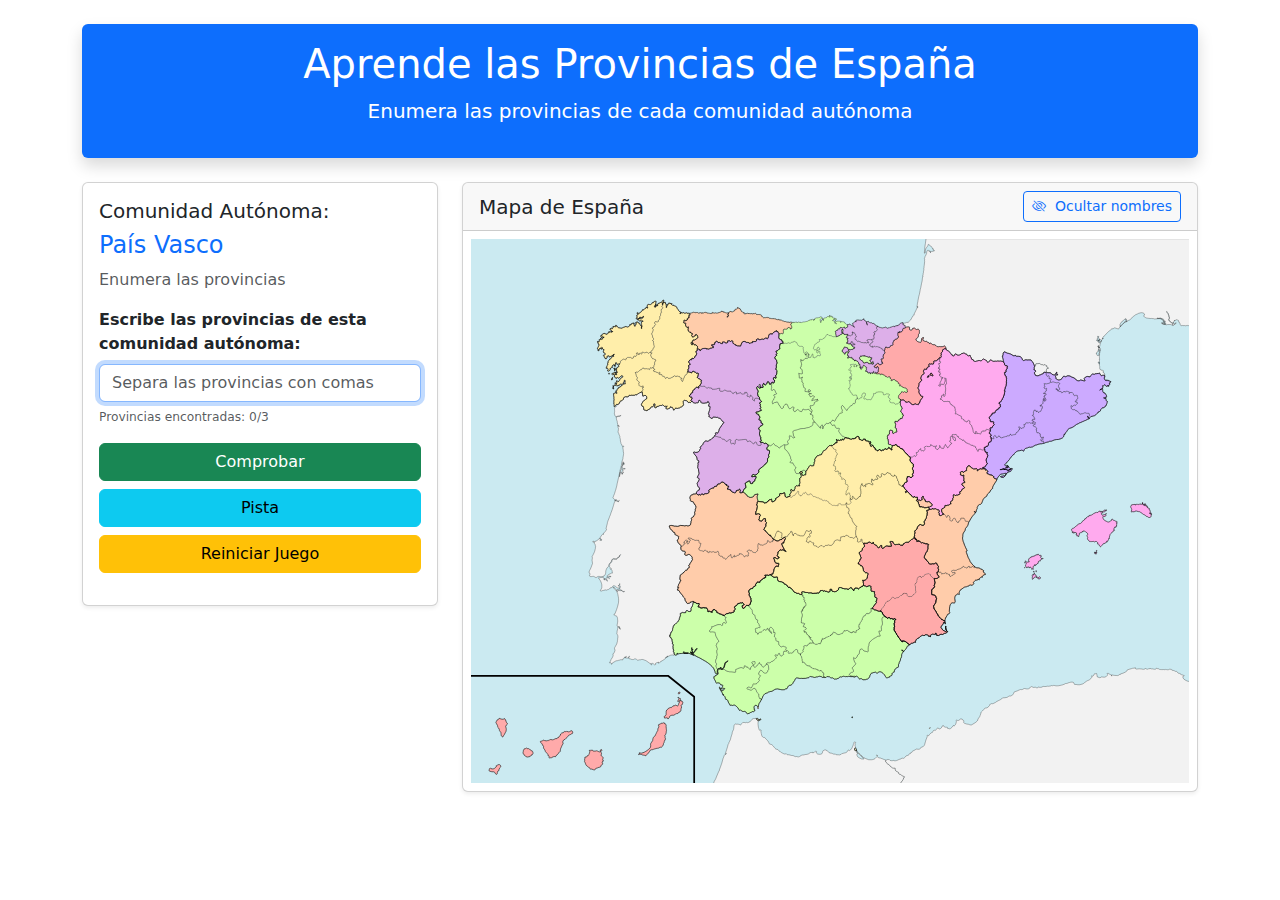
<file: Index.html>
<!DOCTYPE html>
<html lang="es">
<head>
    <meta charset="UTF-8">
    <meta name="viewport" content="width=device-width, initial-scale=1.0">
    <title>Provincias de España</title>
    <!-- Bootstrap CSS -->
    <link href="https://cdn.jsdelivr.net/npm/bootstrap@5.3.3/dist/css/bootstrap.min.css" rel="stylesheet" integrity="sha384-QWTKZyjpPEjISv5WaRU9OFeRpok6YctnYmDr5pNlyT2bRjXh0JMhjY6hW+ALEwIH" crossorigin="anonymous">
    <!-- Bootstrap Icons -->
    <link href="https://cdn.jsdelivr.net/npm/bootstrap-icons@1.11.0/font/bootstrap-icons.css" rel="stylesheet">
    <!-- Custom CSS -->
    <link rel="stylesheet" href="css/style.css">
</head>
<body>
    <div class="container mt-4">
        <header class="text-center p-3 mb-4 bg-primary text-white rounded shadow">
            <h1>Aprende las Provincias de España</h1>
            <p class="lead">Enumera las provincias de cada comunidad autónoma</p>
        </header>

        <main class="row">
            <!-- Columna del Juego -->
            <div class="col-lg-4 mb-4">
                <div class="card shadow-sm">
                    <div class="card-body">
                        <div class="mb-3">
                            <h5 class="card-title">Comunidad Autónoma:</h5>
                            <p id="comunidad-actual" class="h4 text-primary">Cargando...</p>
                            <p id="tipo-pregunta" class="text-muted">Enumera las provincias</p>
                        </div>
                        <form id="quiz-form">
                            <div class="mb-3">
                                <label for="respuesta-input" class="form-label"><strong id="pregunta-texto">Escribe las provincias de esta comunidad autónoma:</strong></label>
                                <input type="text" class="form-control" id="respuesta-input" autocomplete="off" placeholder="Separa las provincias con comas">
                                <div class="form-text">
                                    <small id="progreso-texto">Provincias encontradas: <span id="provincias-encontradas">0</span>/<span id="total-provincias">0</span></small>
                                </div>
                            </div>
                            <div class="d-grid gap-2">
                                <button type="submit" class="btn btn-success">Comprobar</button>
                                <button type="button" id="pista-btn" class="btn btn-info">Pista</button>
                                <button type="button" id="reset-btn" class="btn btn-warning">Reiniciar Juego</button>
                            </div>
                        </form>
                        <div id="feedback" class="mt-3"></div>
                    </div>
                </div>
            </div>

            <!-- Columna del Mapa -->
            <div class="col-lg-8">
                <div class="card shadow-sm">
                    <div class="card-header d-flex justify-content-between align-items-center">
                        <h5 class="mb-0">Mapa de España</h5>
                        <button id="toggle-nombres" class="btn btn-outline-primary btn-sm">
                            <i class="bi bi-eye-slash me-1"></i>
                            <span id="toggle-text">Ocultar nombres</span>
                        </button>
                    </div>
                    <div id="mapa-container" class="card-body p-2 text-center">
                        <!-- El SVG se cargará aquí con JavaScript -->
                        <div id="spinner-mapa" class="spinner-border text-primary" role="status">
                            <span class="visually-hidden">Cargando mapa...</span>
                        </div>
                    </div>
                </div>
            </div>
        </main>
    </div>

    <!-- Modal de Resultados -->
    <div class="modal fade" id="resultadoModal" tabindex="-1" aria-labelledby="resultadoModalLabel" aria-hidden="true">
        <div class="modal-dialog modal-dialog-centered">
            <div class="modal-content">
                <div class="modal-header">
                    <h5 class="modal-title" id="resultadoModalLabel">¡Juego Terminado!</h5>
                    <button type="button" class="btn-close" data-bs-dismiss="modal" aria-label="Close"></button>
                </div>
                <div class="modal-body text-center">
                    <p class="h4">¡Enhorabuena! Has completado todas las provincias.</p>
                    <p class="h5 mt-3">Total de errores: <span id="total-errores" class="badge bg-danger"></span></p>
                </div>
                <div class="modal-footer">
                    <button type="button" class="btn btn-secondary" data-bs-dismiss="modal">Cerrar</button>
                    <button type="button" id="reiniciar-modal-btn" class="btn btn-primary">Jugar de nuevo</button>
                </div>
            </div>
        </div>
    </div>

    <!-- Bootstrap JS -->
    <script src="https://cdn.jsdelivr.net/npm/bootstrap@5.3.3/dist/js/bootstrap.bundle.min.js" integrity="sha384-YvpcrYf0tY3lHB60NNkmXc5s9fDVZLESaAA55NDzOxhy9GkcIdslK1eN7N6jIeHz" crossorigin="anonymous"></script>
    <!-- Datos y Lógica del Juego -->
    <script src="js/provincias.js"></script>
    <script src="js/script.js"></script>
</body>
</html>
</file>
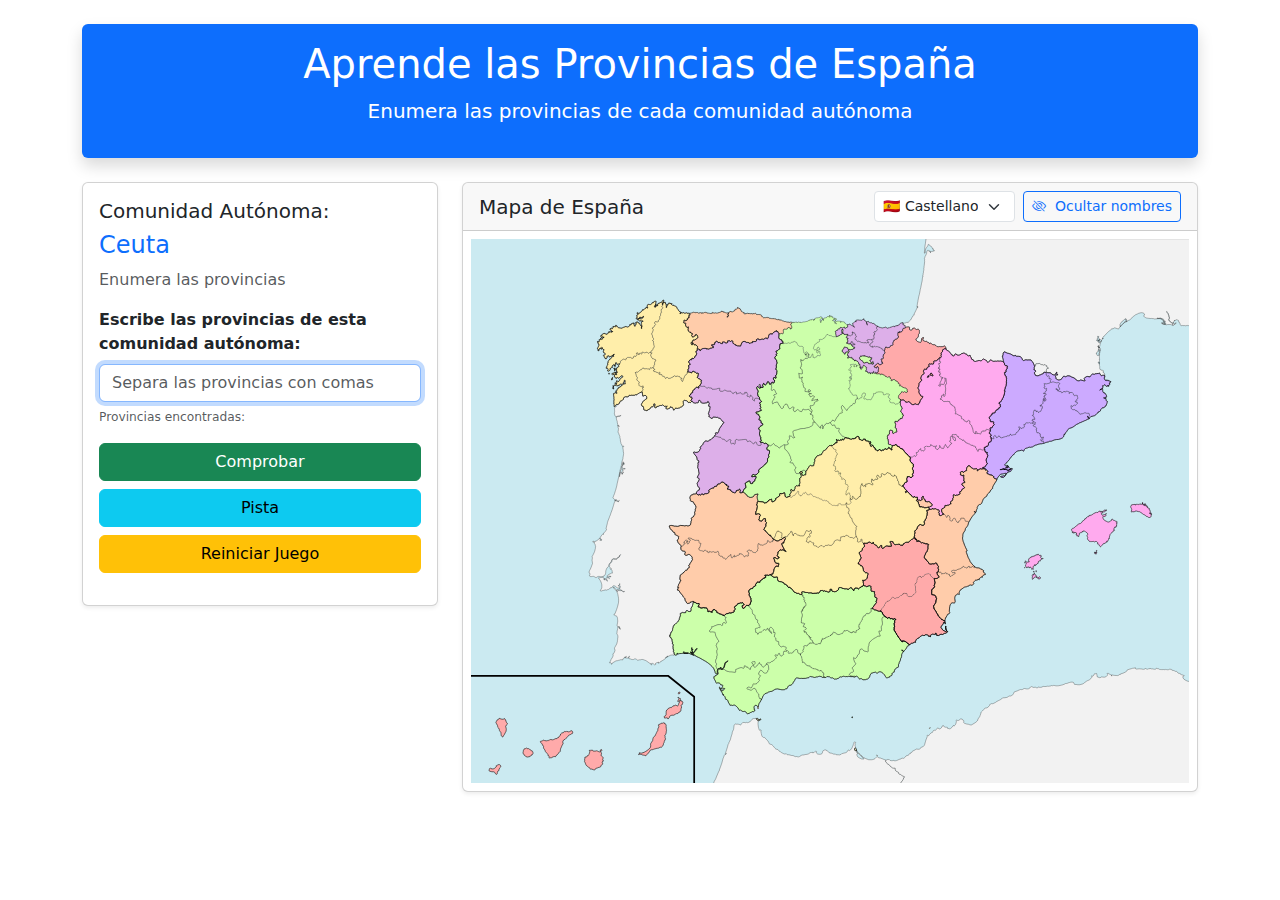
<file: index.html>
<!DOCTYPE html>
<html lang="es">
<head>
    <meta charset="UTF-8">
    <meta name="viewport" content="width=device-width, initial-scale=1.0">
    <title>Provincias de España</title>
    <!-- Bootstrap CSS -->
    <link href="https://cdn.jsdelivr.net/npm/bootstrap@5.3.3/dist/css/bootstrap.min.css" rel="stylesheet" integrity="sha384-QWTKZyjpPEjISv5WaRU9OFeRpok6YctnYmDr5pNlyT2bRjXh0JMhjY6hW+ALEwIH" crossorigin="anonymous">
    <!-- Bootstrap Icons -->
    <link href="https://cdn.jsdelivr.net/npm/bootstrap-icons@1.11.0/font/bootstrap-icons.css" rel="stylesheet">
    <!-- Custom CSS -->
    <link rel="stylesheet" href="css/style.css">
</head>
<body>
    <div class="container mt-4">
        <header class="text-center p-3 mb-4 bg-primary text-white rounded shadow">
            <h1 data-i18n="header.title">Aprende las Provincias de España</h1>
            <p class="lead" data-i18n="header.subtitle">Enumera las provincias de cada comunidad autónoma</p>
        </header>

        <main class="row">
            <!-- Columna del Juego -->
            <div class="col-lg-4 mb-4">
                <div class="card shadow-sm">
                    <div class="card-body">
                        <div class="mb-3">
                            <h5 class="card-title" data-i18n="game.communityLabel">Comunidad Autónoma:</h5>
                            <p id="comunidad-actual" class="h4 text-primary">Cargando...</p>
                            <p id="tipo-pregunta" class="text-muted" data-i18n="game.enumerateProvinces">Enumera las provincias</p>
                        </div>
                        <form id="quiz-form">
                            <div class="mb-3">
                                <label for="respuesta-input" class="form-label"><strong id="pregunta-texto" data-i18n="game.writeProvinces">Escribe las provincias de esta comunidad autónoma:</strong></label>
                                <input type="text" class="form-control" id="respuesta-input" autocomplete="off" data-i18n-placeholder="game.separateWithCommas" placeholder="Separa las provincias con comas">
                                <div class="form-text">
                                    <small id="progreso-texto" data-i18n="game.provincesFound">Provincias encontradas: <span id="provincias-encontradas">0</span>/<span id="total-provincias">0</span></small>
                                </div>
                            </div>
                            <div class="d-grid gap-2">
                                <button type="submit" class="btn btn-success" data-i18n="game.check">Comprobar</button>
                                <button type="button" id="pista-btn" class="btn btn-info" data-i18n="game.hint">Pista</button>
                                <button type="button" id="reset-btn" class="btn btn-warning" data-i18n="game.restart">Reiniciar Juego</button>
                            </div>
                        </form>
                        <div id="feedback" class="mt-3"></div>
                    </div>
                </div>
            </div>

            <!-- Columna del Mapa -->
            <div class="col-lg-8">
                <div class="card shadow-sm">
                    <div class="card-header d-flex justify-content-between align-items-center">
                        <h5 class="mb-0" data-i18n="map.title">Mapa de España</h5>
                        <div class="d-flex gap-2">
                            <!-- Selector de Idioma -->
                            <select id="language-selector" class="form-select form-select-sm" style="width: auto;">
                                <option value="es">🇪🇸 Castellano</option>
                                <option value="val">🏴󠁥󠁳󠁶󠁣󠁿 Valencià</option>
                            </select>
                            <!-- Toggle de Nombres -->
                            <button id="toggle-nombres" class="btn btn-outline-primary btn-sm">
                                <i class="bi bi-eye-slash me-1"></i>
                                <span id="toggle-text" data-i18n="map.hideNames">Ocultar nombres</span>
                            </button>
                        </div>
                    </div>
                    <div id="mapa-container" class="card-body p-2 text-center">
                        <!-- El SVG se cargará aquí con JavaScript -->
                        <div id="spinner-mapa" class="spinner-border text-primary" role="status">
                            <span class="visually-hidden">Cargando mapa...</span>
                        </div>
                    </div>
                </div>
            </div>
        </main>
    </div>

    <!-- Modal de Resultados -->
    <div class="modal fade" id="resultadoModal" tabindex="-1" aria-labelledby="resultadoModalLabel" aria-hidden="true">
        <div class="modal-dialog modal-dialog-centered">
            <div class="modal-content">
                <div class="modal-header">
                    <h5 class="modal-title" id="resultadoModalLabel" data-i18n="results.title">¡Juego Terminado!</h5>
                    <button type="button" class="btn-close" data-bs-dismiss="modal" aria-label="Close"></button>
                </div>
                <div class="modal-body text-center">
                    <p class="h4" data-i18n="results.congratulations">¡Enhorabuena! Has completado todas las provincias.</p>
                    <p class="h5 mt-3" data-i18n="results.totalErrors">Total de errores: <span id="total-errores" class="badge bg-danger"></span></p>
                </div>
                <div class="modal-footer">
                    <button type="button" class="btn btn-secondary" data-bs-dismiss="modal" data-i18n="results.close">Cerrar</button>
                    <button type="button" id="reiniciar-modal-btn" class="btn btn-primary" data-i18n="results.playAgain">Jugar de nuevo</button>
                </div>
            </div>
        </div>
    </div>

    <!-- Bootstrap JS -->
    <script src="https://cdn.jsdelivr.net/npm/bootstrap@5.3.3/dist/js/bootstrap.bundle.min.js" integrity="sha384-YvpcrYf0tY3lHB60NNkmXc5s9fDVZLESaAA55NDzOxhy9GkcIdslK1eN7N6jIeHz" crossorigin="anonymous"></script>
    <!-- Internacionalización -->
    <script src="js/i18n.js"></script>
    <!-- Datos y Lógica del Juego -->
    <script src="js/provincias_multiidioma.js"></script>
    <script src="js/script.js"></script>
</body>
</html>
</file>
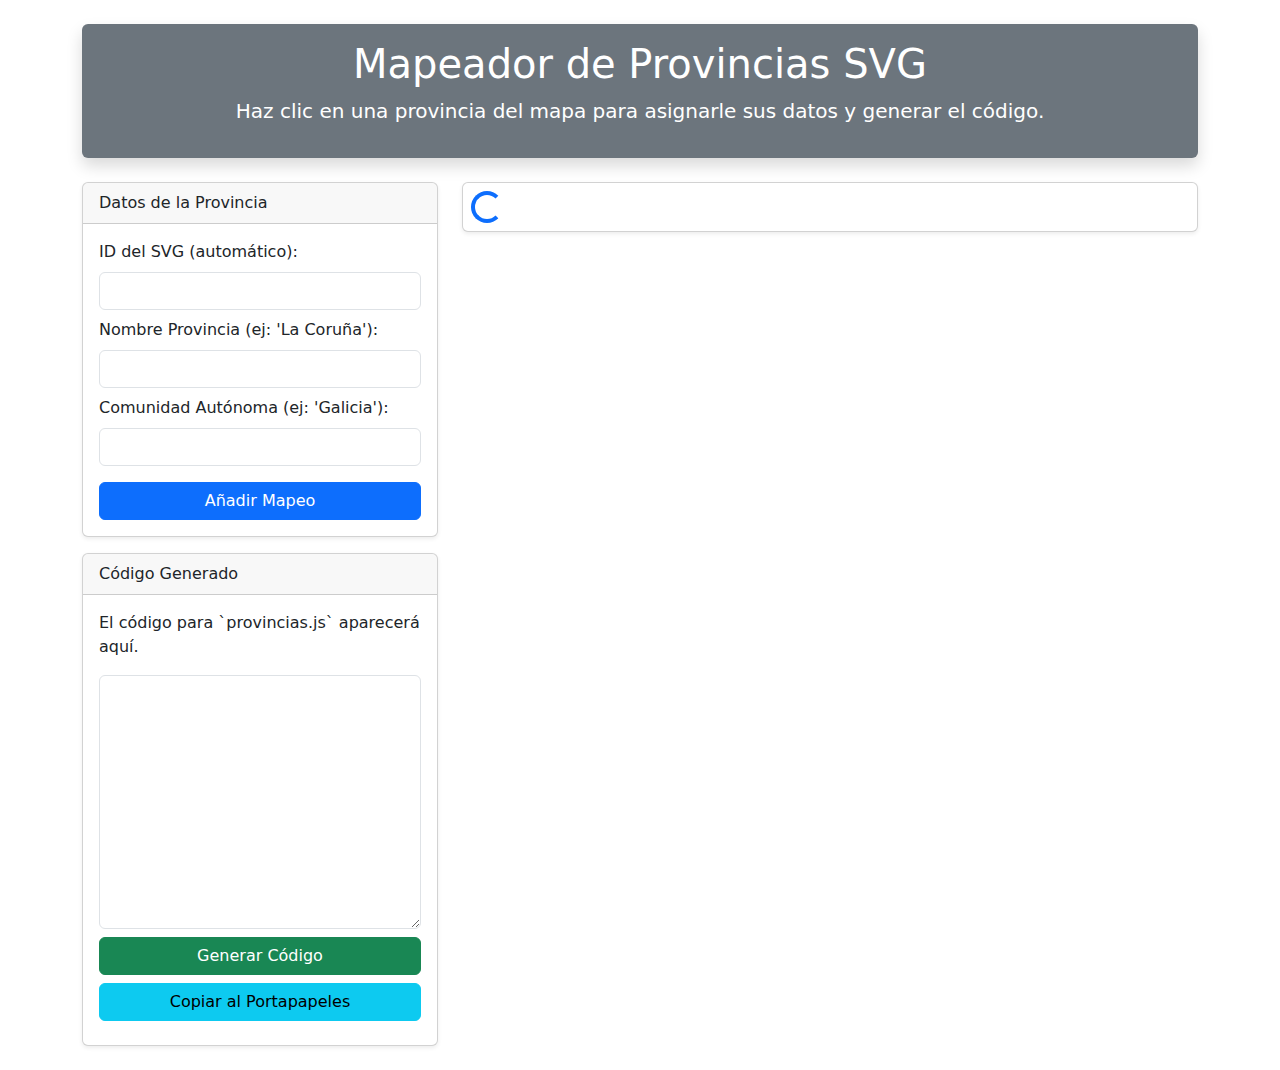
<file: mapper.html>
<!DOCTYPE html>
<html lang="es">
<head>
    <meta charset="UTF-8">
    <meta name="viewport" content="width=device-width, initial-scale=1.0">
    <title>Mapeador de Provincias SVG</title>
    <!-- Bootstrap CSS -->
    <link href="https://cdn.jsdelivr.net/npm/bootstrap@5.3.3/dist/css/bootstrap.min.css" rel="stylesheet" integrity="sha384-QWTKZyjpPEjISv5WaRU9OFeRpok6YctnYmDr5pNlyT2bRjXh0JMhjY6hW+ALEwIH" crossorigin="anonymous">
    <!-- Custom CSS -->
    <link rel="stylesheet" href="css/style.css">
</head>
<body>
    <div class="container mt-4">
        <header class="text-center p-3 mb-4 bg-secondary text-white rounded shadow">
            <h1>Mapeador de Provincias SVG</h1>
            <p class="lead">Haz clic en una provincia del mapa para asignarle sus datos y generar el código.</p>
        </header>

        <main class="row">
            <!-- Columna del Formulario -->
            <div class="col-lg-4 mb-4">
                <div class="card shadow-sm mb-3">
                    <div class="card-header">Datos de la Provincia</div>
                    <div class="card-body">
                        <form id="mapping-form">
                            <div class="mb-2">
                                <label for="svg-id" class="form-label">ID del SVG (automático):</label>
                                <input type="text" class="form-control" id="svg-id" readonly>
                            </div>
                            <div class="mb-2">
                                <label for="province-name" class="form-label">Nombre Provincia (ej: 'La Coruña'):</label>
                                <input type="text" class="form-control" id="province-name" required autocomplete="off">
                            </div>
                            <div class="mb-2">
                                <label for="community-name" class="form-label">Comunidad Autónoma (ej: 'Galicia'):</label>
                                <input type="text" class="form-control" id="community-name" required autocomplete="off">
                            </div>
                            <div class="d-grid">
                                <button type="submit" class="btn btn-primary mt-2">Añadir Mapeo</button>
                            </div>
                        </form>
                    </div>
                </div>

                 <!-- Columna de Salida -->
                <div class="card shadow-sm">
                    <div class="card-header">Código Generado</div>
                    <div class="card-body">
                        <p>El código para `provincias.js` aparecerá aquí.</p>
                        <textarea id="output-code" class="form-control" rows="10" readonly></textarea>
                        <div class="d-grid gap-2 mt-2">
                            <button id="generate-btn" class="btn btn-success">Generar Código</button>
                            <button id="copy-btn" class="btn btn-info">Copiar al Portapapeles</button>
                        </div>
                        <div id="copy-feedback" class="mt-2"></div>
                    </div>
                </div>
            </div>

            <!-- Columna del Mapa -->
            <div class="col-lg-8">
                <div id="mapa-container" class="card shadow-sm p-2 text-center">
                    <!-- El SVG original se cargará aquí -->
                    <div id="spinner-mapa" class="spinner-border text-primary" role="status">
                        <span class="visually-hidden">Cargando mapa...</span>
                    </div>
                </div>
            </div>
        </main>
    </div>

    <!-- Bootstrap JS -->
    <script src="https://cdn.jsdelivr.net/npm/bootstrap@5.3.3/dist/js/bootstrap.bundle.min.js" integrity="sha384-YvpcrYf0tY3lHB60NNkmXc5s9fDVZLESaAA55NDzOxhy9GkcIdslK1eN7N6jIeHz" crossorigin="anonymous"></script>
    <!-- Lógica del Mapeador -->
    <script src="js/mapper.js"></script>
</body>
</html>
</file>
<file: css/style.css>
#mapa-container svg {
    width: 100%;
    height: auto;
}

/* Estilo para la provincia por la que se pregunta */
.provincia.highlight {
    fill: #ffc107; /* Amarillo de Bootstrap */
    stroke: #000;
    stroke-width: 3px;
    transition: fill 0.3s ease;
}

/* Estilo para las provincias ya acertadas */
.provincia.correct {
    fill: #198754; /* Verde de Bootstrap */
    stroke: #fff;
    stroke-width: 1px;
    transition: fill 0.3s ease;
}

/* Estilo para las provincias ya mapeadas en la herramienta */
.provincia.mapped {
    fill: #0dcaf0; /* Cian de Bootstrap */
    stroke: #000;
}

/* Estilo por defecto de las provincias */
.provincia {
    fill: #f8f9fa; /* Gris claro de Bootstrap */
    stroke: #6c757d;
    stroke-width: 1px;
    transition: fill 0.3s ease;
    cursor: help;
}

.provincia:hover {
    fill: #e9ecef;
}
</file>
